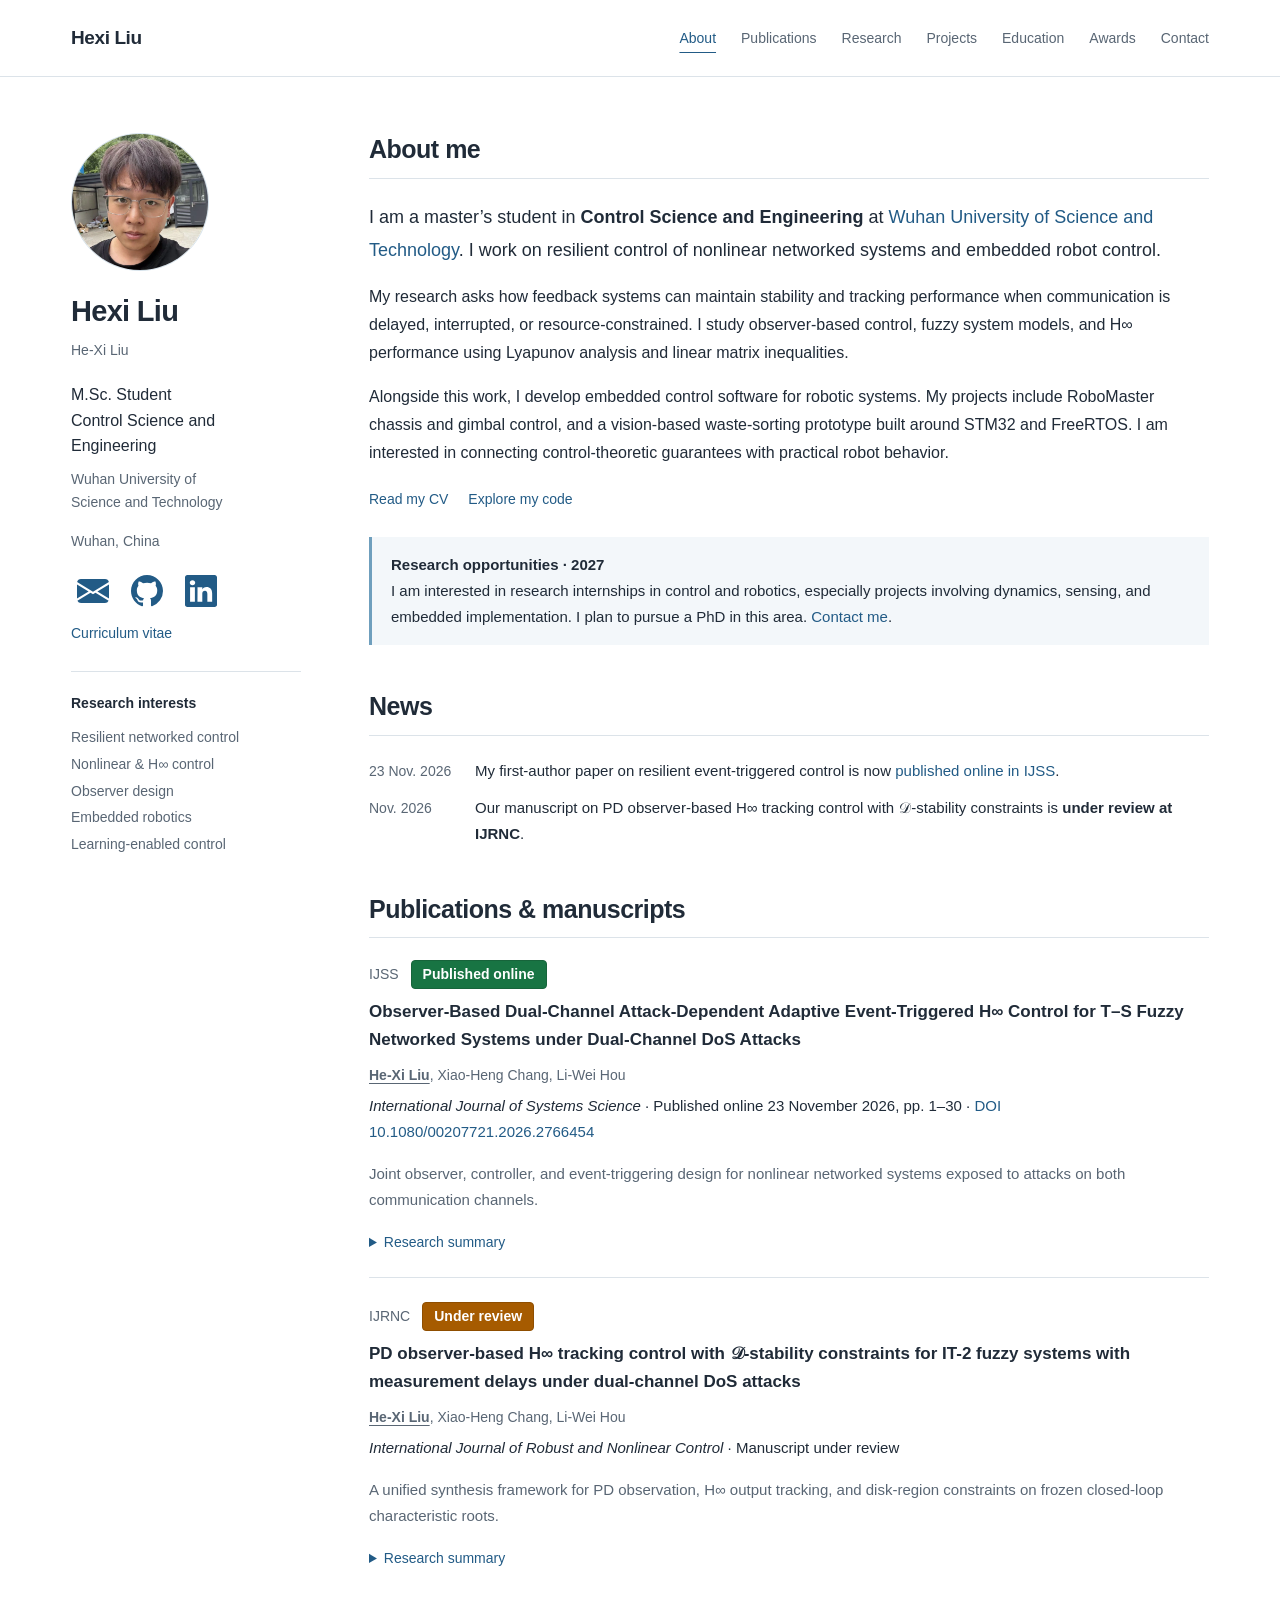
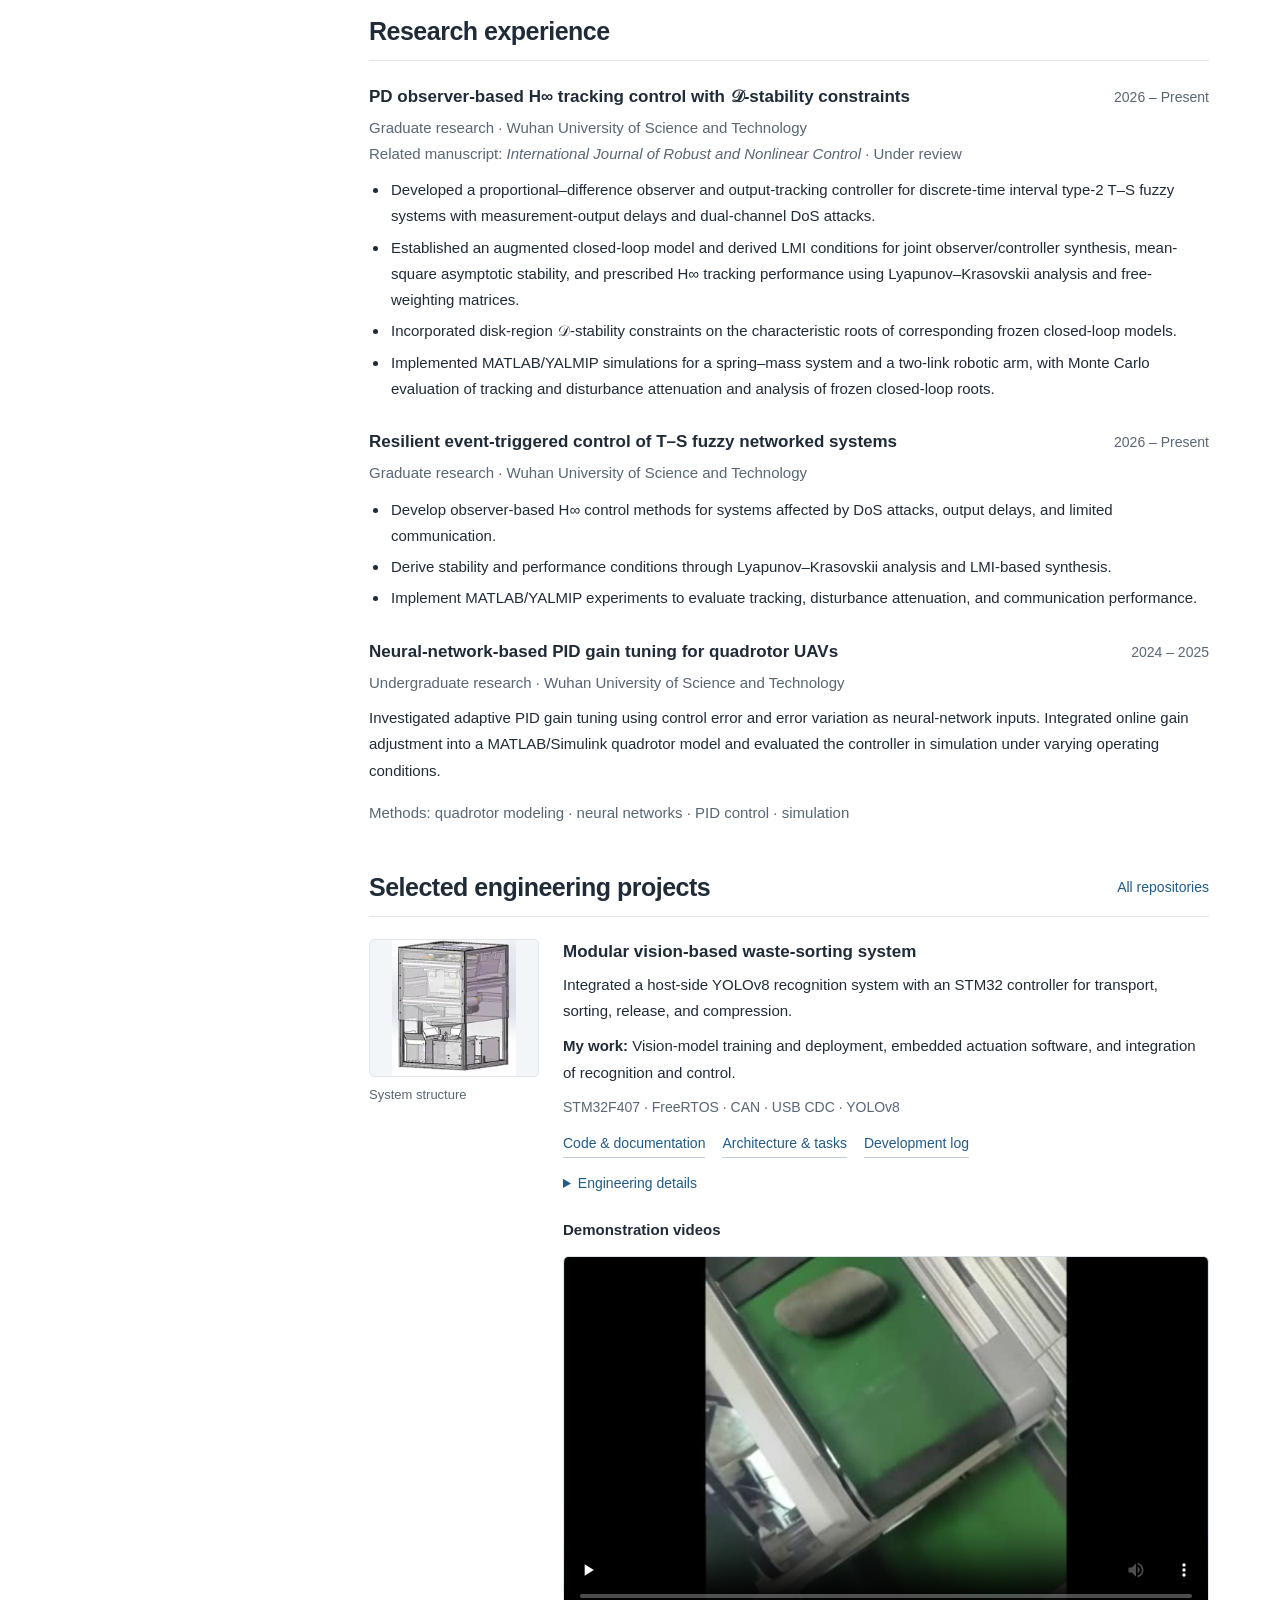
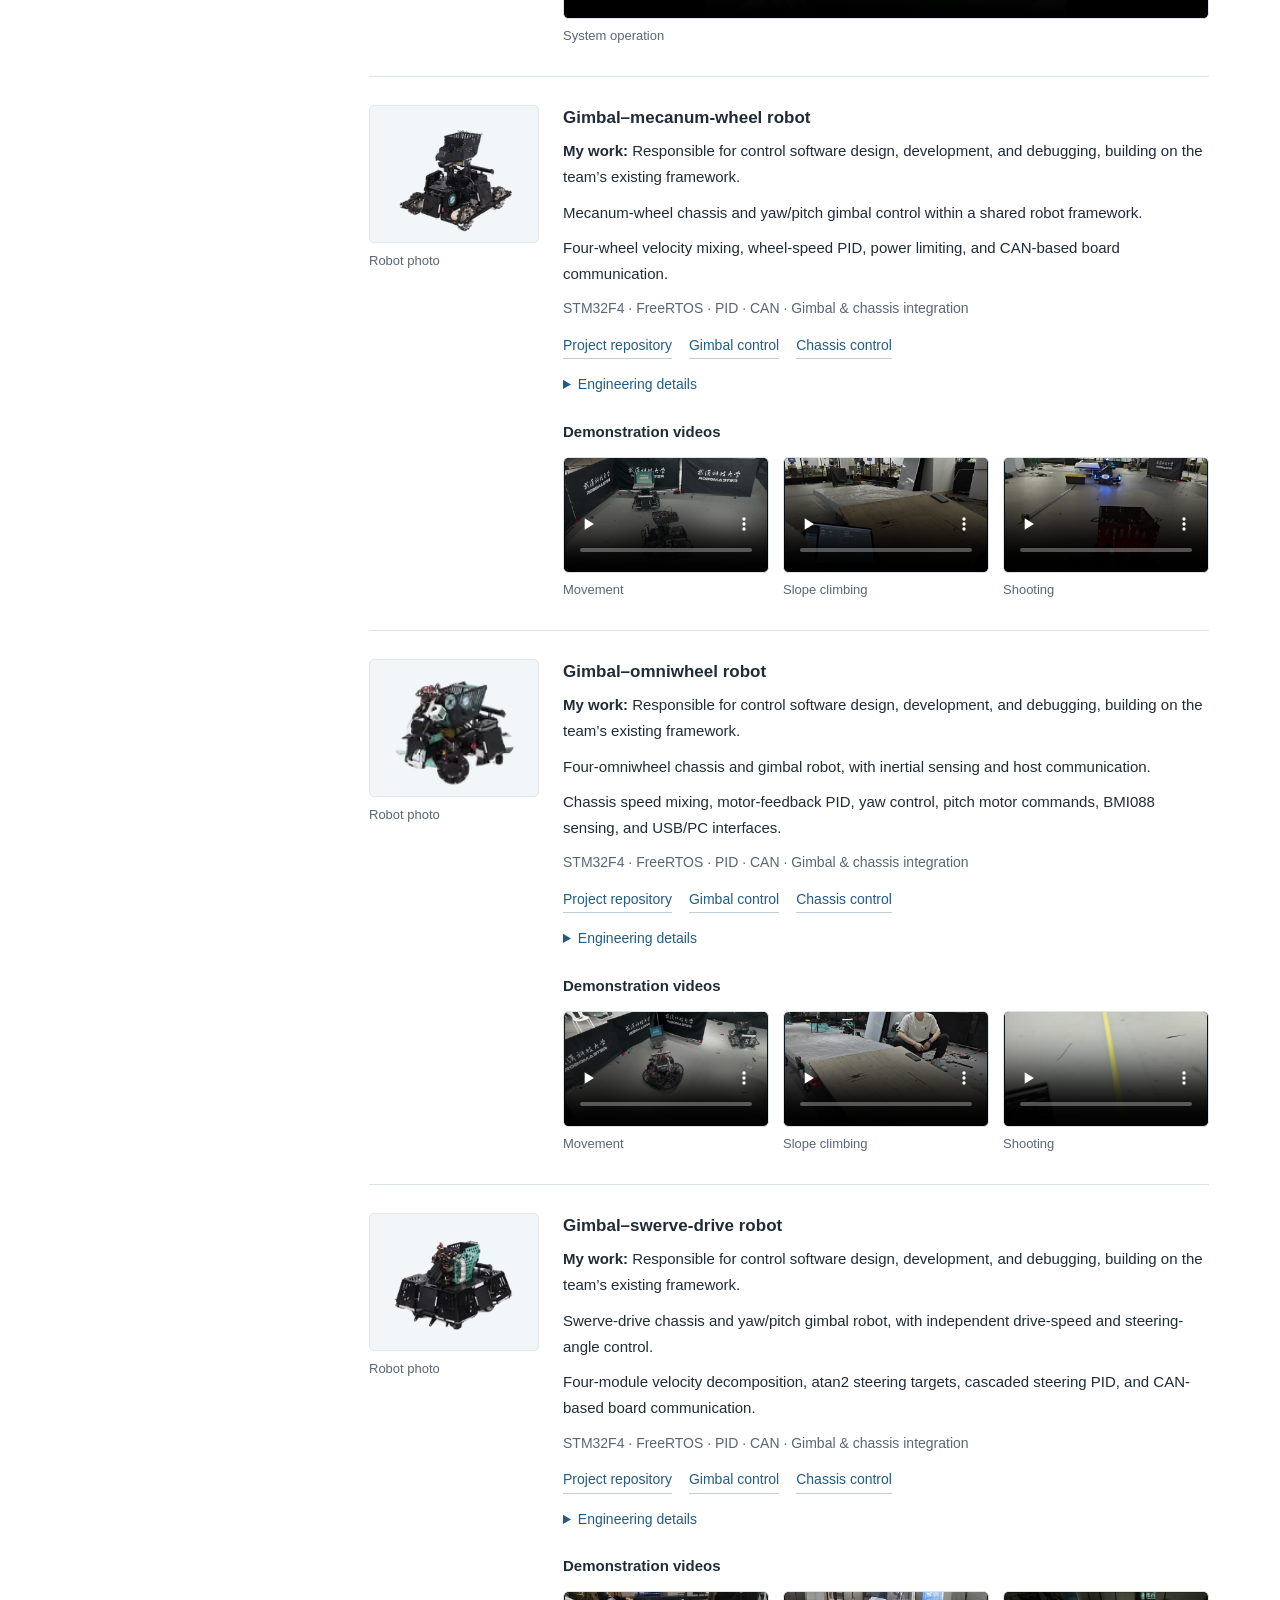
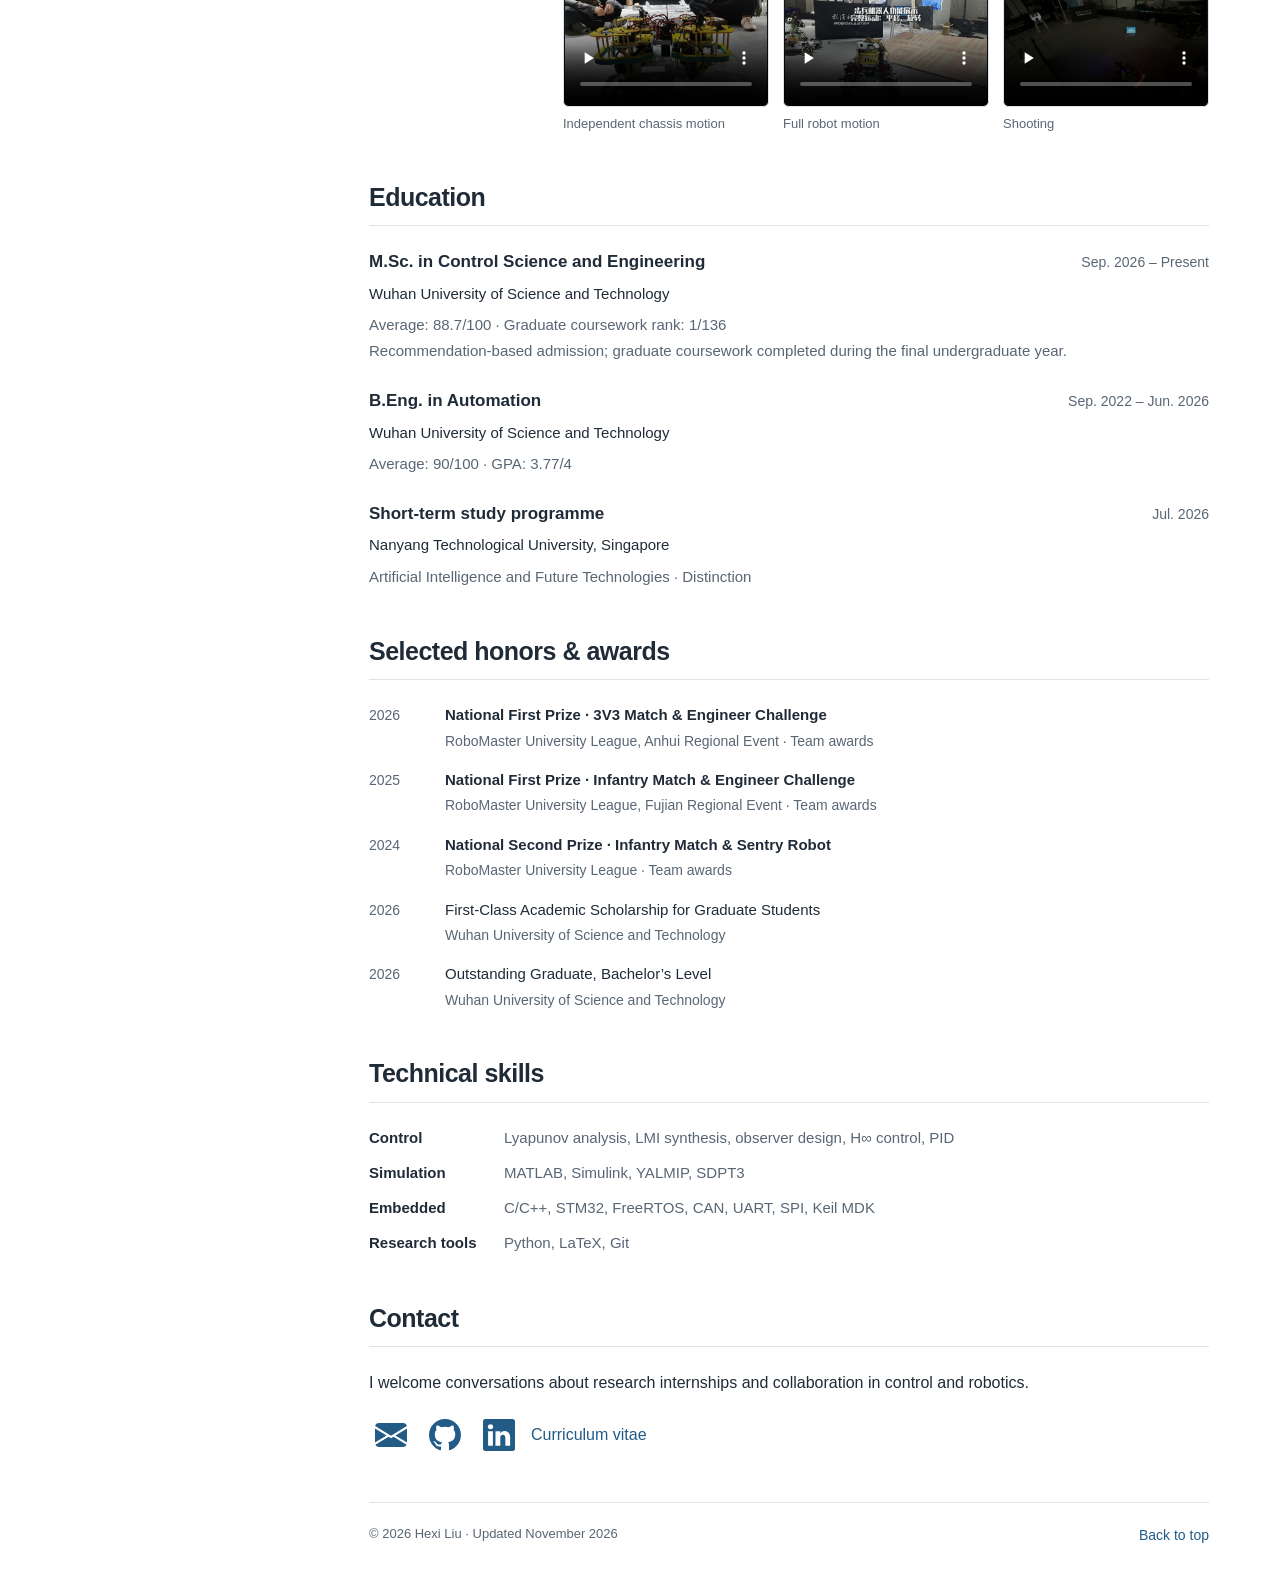
<file: index.html>
<!DOCTYPE html>

<html lang="en">
<head>
<meta charset="utf-8"/><meta content="width=device-width,initial-scale=1" name="viewport"/>
<title>Hexi Liu | Control &amp; Robotics</title>
<meta content="Hexi Liu is a master's student at Wuhan University of Science and Technology, researching resilient nonlinear control and embedded robotics." name="description"/>
<meta content="#ffffff" name="theme-color"/>

<link href="style.css" rel="stylesheet"/><link href="assets/github-avatar.jpg" rel="icon" type="image/jpeg" sizes="64x64"/><script defer="" src="app.js"></script><!-- Bootstrap Icons (https://icons.getbootstrap.com/)
The MIT License (MIT)

Copyright (c) 2019-2024 The Bootstrap Authors

Permission is hereby granted, free of charge, to any person obtaining a copy
of this software and associated documentation files (the "Software"), to deal
in the Software without restriction, including without limitation the rights
to use, copy, modify, merge, publish, distribute, sublicense, and/or sell
copies of the Software, and to permit persons to whom the Software is
furnished to do so, subject to the following conditions:

The above copyright notice and this permission notice shall be included in
all copies or substantial portions of the Software.

THE SOFTWARE IS PROVIDED "AS IS", WITHOUT WARRANTY OF ANY KIND, EXPRESS OR
IMPLIED, INCLUDING BUT NOT LIMITED TO THE WARRANTIES OF MERCHANTABILITY,
FITNESS FOR A PARTICULAR PURPOSE AND NONINFRINGEMENT. IN NO EVENT SHALL THE
AUTHORS OR COPYRIGHT HOLDERS BE LIABLE FOR ANY CLAIM, DAMAGES OR OTHER
LIABILITY, WHETHER IN AN ACTION OF CONTRACT, TORT OR OTHERWISE, ARISING FROM,
OUT OF OR IN CONNECTION WITH THE SOFTWARE OR THE USE OR OTHER DEALINGS IN
THE SOFTWARE.
--></head>
<body>
<a class="skip" href="#main">Skip to content</a>
<header class="topbar"><div class="top-inner"><a class="wordmark" href="#about">Hexi Liu</a><button aria-controls="navigation" aria-expanded="false" class="menu-button">Menu</button><nav aria-label="Main navigation" class="nav" id="navigation"><a href="#about">About</a><a href="#publications">Publications</a><a href="#research">Research</a><a href="#projects">Projects</a><a href="#education">Education</a><a href="#awards">Awards</a><a href="#contact">Contact</a></nav></div></header>
<div class="layout"><aside aria-label="Profile" class="sidebar"><img class="monogram" src="assets/avatar.webp" alt="Portrait of Hexi Liu" width="138" height="138"/><h1>Hexi Liu</h1><p class="name-note">He-Xi Liu</p><p class="role">M.Sc. Student<br/>Control Science and Engineering</p><p class="affiliation">Wuhan University of<br/>Science and Technology</p><p class="location">Wuhan, China</p><div class="profile-links"><a class="social-icon" href="mailto:liuhexi125@gmail.com" aria-label="Email" title="Email"><svg aria-hidden="true" focusable="false" viewBox="0 0 16 16" fill="currentColor">  <path d="M.05 3.555A2 2 0 0 1 2 2h12a2 2 0 0 1 1.95 1.555L8 8.414zM0 4.697v7.104l5.803-3.558zM6.761 8.83l-6.57 4.027A2 2 0 0 0 2 14h12a2 2 0 0 0 1.808-1.144l-6.57-4.027L8 9.586zm3.436-.586L16 11.801V4.697z"/></svg></a><a class="social-icon" href="https://github.com/JiraiyaMr" aria-label="GitHub" title="GitHub"><svg aria-hidden="true" focusable="false" viewBox="0 0 16 16" fill="currentColor">  <path d="M8 0C3.58 0 0 3.58 0 8c0 3.54 2.29 6.53 5.47 7.59.4.07.55-.17.55-.38 0-.19-.01-.82-.01-1.49-2.01.37-2.53-.49-2.69-.94-.09-.23-.48-.94-.82-1.13-.28-.15-.68-.52-.01-.53.63-.01 1.08.58 1.23.82.72 1.21 1.87.87 2.33.66.07-.52.28-.87.51-1.07-1.78-.2-3.64-.89-3.64-3.95 0-.87.31-1.59.82-2.15-.08-.2-.36-1.02.08-2.12 0 0 .67-.21 2.2.82.64-.18 1.32-.27 2-.27s1.36.09 2 .27c1.53-1.04 2.2-.82 2.2-.82.44 1.1.16 1.92.08 2.12.51.56.82 1.27.82 2.15 0 3.07-1.87 3.75-3.65 3.95.29.25.54.73.54 1.48 0 1.07-.01 1.93-.01 2.2 0 .21.15.46.55.38A8.01 8.01 0 0 0 16 8c0-4.42-3.58-8-8-8"/></svg></a><a class="social-icon" href="https://www.linkedin.com/in/hexi-liu-96b351452/" aria-label="LinkedIn" title="LinkedIn"><svg aria-hidden="true" focusable="false" viewBox="0 0 16 16" fill="currentColor">  <path d="M0 1.146C0 .513.526 0 1.175 0h13.65C15.474 0 16 .513 16 1.146v13.708c0 .633-.526 1.146-1.175 1.146H1.175C.526 16 0 15.487 0 14.854zm4.943 12.248V6.169H2.542v7.225zm-1.2-8.212c.837 0 1.358-.554 1.358-1.248-.015-.709-.52-1.248-1.342-1.248S2.4 3.226 2.4 3.934c0 .694.521 1.248 1.327 1.248zm4.908 8.212V9.359c0-.216.016-.432.08-.586.173-.431.568-.878 1.232-.878.869 0 1.216.662 1.216 1.634v3.865h2.401V9.25c0-2.22-1.184-3.252-2.764-3.252-1.274 0-1.845.7-2.165 1.193v.025h-.016l.016-.025V6.169h-2.4c.03.678 0 7.225 0 7.225z"/></svg></a><a class="cv-link" href="cv.html">Curriculum vitae</a></div><hr/><p class="side-title">Research interests</p><ul class="interests"><li>Resilient networked control</li><li>Nonlinear &amp; H∞ control</li><li>Observer design</li><li>Embedded robotics</li><li>Learning-enabled control</li></ul></aside>
<main class="content" id="main">
<section class="section" id="about"><h2>About me</h2><p class="lead">I am a master’s student in <strong>Control Science and Engineering</strong> at <a href="https://www.wust.edu.cn/">Wuhan University of Science and Technology</a>. I work on resilient control of nonlinear networked systems and embedded robot control.</p><p>My research asks how feedback systems can maintain stability and tracking performance when communication is delayed, interrupted, or resource-constrained. I study observer-based control, fuzzy system models, and H∞ performance using Lyapunov analysis and linear matrix inequalities.</p><p>Alongside this work, I develop embedded control software for robotic systems. My projects include RoboMaster chassis and gimbal control, and a vision-based waste-sorting prototype built around STM32 and FreeRTOS. I am interested in connecting control-theoretic guarantees with practical robot behavior.</p><div class="intro-links"><a href="cv.html">Read my CV</a><a href="#projects">Explore my code</a></div><div class="opportunity"><strong>Research opportunities · 2027</strong>I am interested in research internships in control and robotics, especially projects involving dynamics, sensing, and embedded implementation. I plan to pursue a PhD in this area. <a href="mailto:liuhexi125@gmail.com">Contact me</a>.</div></section>
<section class="section" id="news"><h2>News</h2><div class="news-item"><time datetime="2026-11-23">23 Nov. 2026</time><p>My first-author paper on resilient event-triggered control is now <a href="https://doi.org/10.1080/00207721.2026.2766454">published online in IJSS</a>.</p></div><div class="news-item"><time datetime="2026-11">Nov. 2026</time><p>Our manuscript on PD observer-based H∞ tracking control with 𝒟-stability constraints is <strong>under review at IJRNC</strong>.</p></div></section>
<section class="section" id="publications"><h2>Publications &amp; manuscripts</h2><article class="publication"><div class="pub-label">IJSS <span class="status">Published online</span></div><h3>Observer-Based Dual-Channel Attack-Dependent Adaptive Event-Triggered H∞ Control for T–S Fuzzy Networked Systems under Dual-Channel DoS Attacks</h3><p class="authors"><strong>He-Xi Liu</strong>, Xiao-Heng Chang, Li-Wei Hou</p><p class="venue"><em>International Journal of Systems Science</em> · Published online 23 November 2026, pp. 1–30 · <a href="https://doi.org/10.1080/00207721.2026.2766454">DOI 10.1080/00207721.2026.2766454</a></p><p class="pub-description">Joint observer, controller, and event-triggering design for nonlinear networked systems exposed to attacks on both communication channels.</p><details><summary>Research summary</summary><div class="abstract">An attack-dependent adaptive event-triggering mechanism is combined with a non-PDC observer-based controller for T–S fuzzy networked systems. Lyapunov–Krasovskii analysis gives LMI-based sufficient conditions for mean-square asymptotic stability and prescribed H∞ performance under dual-channel denial-of-service attacks. The observer, controller, and triggering parameters are synthesized together.</div></details></article><article class="publication"><div class="pub-label">IJRNC <span class="status review">Under review</span></div><h3>PD observer-based H∞ tracking control with 𝒟-stability constraints for IT-2 fuzzy systems with measurement delays under dual-channel DoS attacks</h3><p class="authors"><strong>He-Xi Liu</strong>, Xiao-Heng Chang, Li-Wei Hou</p><p class="venue"><em>International Journal of Robust and Nonlinear Control</em> · Manuscript under review</p><p class="pub-description">A unified synthesis framework for PD observation, H∞ output tracking, and disk-region constraints on frozen closed-loop characteristic roots.</p><details><summary>Research summary</summary><div class="abstract">This work considers discrete-time interval type-2 T–S fuzzy systems with measurement-output delays and dual-channel DoS attacks. A proportional–difference observer uses delayed measurements received at consecutive sampling instants. LMI conditions jointly synthesize the observer and tracking controller, with mean-square stability and H∞ performance analysis and disk-region constraints for corresponding frozen closed-loop models.</div></details></article></section>
<section class="section" id="research"><h2>Research experience</h2><article class="experience"><div class="entry-head"><h3>PD observer-based H∞ tracking control with 𝒟-stability constraints</h3><time>2026 – Present</time></div><p class="meta">Graduate research · Wuhan University of Science and Technology<br>Related manuscript: <em>International Journal of Robust and Nonlinear Control</em> · Under review</p><ul><li>Developed a proportional–difference observer and output-tracking controller for discrete-time interval type-2 T–S fuzzy systems with measurement-output delays and dual-channel DoS attacks.</li><li>Established an augmented closed-loop model and derived LMI conditions for joint observer/controller synthesis, mean-square asymptotic stability, and prescribed H∞ tracking performance using Lyapunov–Krasovskii analysis and free-weighting matrices.</li><li>Incorporated disk-region 𝒟-stability constraints on the characteristic roots of corresponding frozen closed-loop models.</li><li>Implemented MATLAB/YALMIP simulations for a spring–mass system and a two-link robotic arm, with Monte Carlo evaluation of tracking and disturbance attenuation and analysis of frozen closed-loop roots.</li></ul></article><article class="experience"><div class="entry-head"><h3>Resilient event-triggered control of T–S fuzzy networked systems</h3><time>2026 – Present</time></div><p class="meta">Graduate research · Wuhan University of Science and Technology</p><ul><li>Develop observer-based H∞ control methods for systems affected by DoS attacks, output delays, and limited communication.</li><li>Derive stability and performance conditions through Lyapunov–Krasovskii analysis and LMI-based synthesis.</li><li>Implement MATLAB/YALMIP experiments to evaluate tracking, disturbance attenuation, and communication performance.</li></ul></article><article class="experience"><div class="entry-head"><h3>Neural-network-based PID gain tuning for quadrotor UAVs</h3><time>2024 – 2025</time></div><p class="meta">Undergraduate research · Wuhan University of Science and Technology</p><p>Investigated adaptive PID gain tuning using control error and error variation as neural-network inputs. Integrated online gain adjustment into a MATLAB/Simulink quadrotor model and evaluated the controller in simulation under varying operating conditions.</p><p class="meta">Methods: quadrotor modeling · neural networks · PID control · simulation</p></article></section>
<section class="section" id="projects"><div class="section-heading"><h2>Selected engineering projects</h2><a href="https://github.com/JiraiyaMr">All repositories</a></div><article class="project"><figure class="project-figure"><img alt="Structure of the modular vision-based waste-sorting system" height="138" loading="lazy" src="assets/waste-sorting-structure.webp" width="170"/><figcaption>System structure</figcaption></figure><div><h3>Modular vision-based waste-sorting system</h3><p>Integrated a host-side YOLOv8 recognition system with an STM32 controller for transport, sorting, release, and compression.</p><p><strong>My work:</strong> Vision-model training and deployment, embedded actuation software, and integration of recognition and control.</p><p class="stack">STM32F407 · FreeRTOS · CAN · USB CDC · YOLOv8</p><div class="links"><a href="https://github.com/JiraiyaMr/Modular-Vision-Based-Waste-Sorting-System">Code &amp; documentation</a><a href="https://github.com/JiraiyaMr/Modular-Vision-Based-Waste-Sorting-System/blob/main/docs/hardware_and_tasks.md">Architecture &amp; tasks</a><a href="https://github.com/JiraiyaMr/Modular-Vision-Based-Waste-Sorting-System/blob/main/docs/development_timeline.md">Development log</a></div><details><summary>Engineering details</summary><div class="abstract">The public repository contains the embedded controller. It includes motor-feedback PID for conveyors, cascaded position/speed control for the sorter, category reception, servo sequencing, distance sensing, display updates, and compression integration. The host-side model and training pipeline are separate.</div></details><div class="project-videos" aria-label="Demonstration videos"><h4>Demonstration videos</h4><div class="video-grid"><figure class="demo-video"><video controls playsinline preload="none" poster="assets/videos/waste-sorting/operation.jpg" aria-label="Modular vision-based waste-sorting system: System operation"><source src="assets/videos/waste-sorting/operation.mp4" type="video/mp4"/>Your browser does not support embedded video. <a href="assets/videos/waste-sorting/operation.mp4">Open video</a>.</video><figcaption>System operation</figcaption></figure></div></div></div></article><article class="project"><figure class="project-figure"><img src="assets/infantry-04.webp" alt="RoboMaster infantry robot with a mecanum-wheel chassis" width="170" height="138" loading="lazy"/><figcaption>Robot photo</figcaption></figure><div><h3>Gimbal–mecanum-wheel robot</h3><p><strong>My work:</strong> Responsible for control software design, development, and debugging, building on the team’s existing framework.</p><p>Mecanum-wheel chassis and yaw/pitch gimbal control within a shared robot framework.</p><p>Four-wheel velocity mixing, wheel-speed PID, power limiting, and CAN-based board communication.</p><p class="stack">STM32F4 · FreeRTOS · PID · CAN · Gimbal &amp; chassis integration</p><div class="links"><a href="https://github.com/JiraiyaMr/gimbal-mecanum-robot">Project repository</a><a href="https://github.com/JiraiyaMr/gimbal-mecanum-robot/blob/main/firmware/Application/gimbal.c">Gimbal control</a><a href="https://github.com/JiraiyaMr/gimbal-mecanum-robot/blob/main/firmware/Application/chassis.c">Chassis control</a></div><details><summary>Engineering details</summary><div class="abstract">The chassis combines four-wheel velocity mixing, motor-feedback PID control, and referee-based power limiting. Yaw/pitch gimbal control uses inertial feedback and CAN motor commands, with CAN links carrying board-to-board control data.</div></details><div class="project-videos" aria-label="Demonstration videos"><h4>Demonstration videos</h4><div class="video-grid"><figure class="demo-video"><video controls playsinline preload="none" poster="assets/videos/mecanum/movement.jpg" aria-label="Gimbal–mecanum-wheel robot: Movement"><source src="assets/videos/mecanum/movement.mp4" type="video/mp4"/>Your browser does not support embedded video. <a href="assets/videos/mecanum/movement.mp4">Open video</a>.</video><figcaption>Movement</figcaption></figure><figure class="demo-video"><video controls playsinline preload="none" poster="assets/videos/mecanum/slope-climbing.jpg" aria-label="Gimbal–mecanum-wheel robot: Slope climbing"><source src="assets/videos/mecanum/slope-climbing.mp4" type="video/mp4"/>Your browser does not support embedded video. <a href="assets/videos/mecanum/slope-climbing.mp4">Open video</a>.</video><figcaption>Slope climbing</figcaption></figure><figure class="demo-video"><video controls playsinline preload="none" poster="assets/videos/mecanum/shooting.jpg" aria-label="Gimbal–mecanum-wheel robot: Shooting"><source src="assets/videos/mecanum/shooting.mp4" type="video/mp4"/>Your browser does not support embedded video. <a href="assets/videos/mecanum/shooting.mp4">Open video</a>.</video><figcaption>Shooting</figcaption></figure></div></div></div></article><article class="project"><figure class="project-figure"><img src="assets/infantry-05.webp" alt="RoboMaster infantry robot with an omniwheel chassis" width="170" height="138" loading="lazy"/><figcaption>Robot photo</figcaption></figure><div><h3>Gimbal–omniwheel robot</h3><p><strong>My work:</strong> Responsible for control software design, development, and debugging, building on the team’s existing framework.</p><p>Four-omniwheel chassis and gimbal robot, with inertial sensing and host communication.</p><p>Chassis speed mixing, motor-feedback PID, yaw control, pitch motor commands, BMI088 sensing, and USB/PC interfaces.</p><p class="stack">STM32F4 · FreeRTOS · PID · CAN · Gimbal &amp; chassis integration</p><div class="links"><a href="https://github.com/JiraiyaMr/gimbal-omniwheel-robot">Project repository</a><a href="https://github.com/JiraiyaMr/gimbal-omniwheel-robot/blob/main/firmware/Application/gimbal.c">Gimbal control</a><a href="https://github.com/JiraiyaMr/gimbal-omniwheel-robot/blob/main/firmware/Application/chassis.c">Chassis control</a></div><details><summary>Engineering details</summary><div class="abstract">The control software includes four-wheel velocity mixing, wheel-speed PID, yaw control, pitch motor commands, and BMI088 inertial sensing. USB/PC interfaces support host communication, while CAN carries motor feedback and board-to-board commands.</div></details><div class="project-videos" aria-label="Demonstration videos"><h4>Demonstration videos</h4><div class="video-grid"><figure class="demo-video"><video controls playsinline preload="none" poster="assets/videos/omniwheel/movement.jpg" aria-label="Gimbal–omniwheel robot: Movement"><source src="assets/videos/omniwheel/movement.mp4" type="video/mp4"/>Your browser does not support embedded video. <a href="assets/videos/omniwheel/movement.mp4">Open video</a>.</video><figcaption>Movement</figcaption></figure><figure class="demo-video"><video controls playsinline preload="none" poster="assets/videos/omniwheel/slope-climbing.jpg" aria-label="Gimbal–omniwheel robot: Slope climbing"><source src="assets/videos/omniwheel/slope-climbing.mp4" type="video/mp4"/>Your browser does not support embedded video. <a href="assets/videos/omniwheel/slope-climbing.mp4">Open video</a>.</video><figcaption>Slope climbing</figcaption></figure><figure class="demo-video"><video controls playsinline preload="none" poster="assets/videos/omniwheel/shooting.jpg" aria-label="Gimbal–omniwheel robot: Shooting"><source src="assets/videos/omniwheel/shooting.mp4" type="video/mp4"/>Your browser does not support embedded video. <a href="assets/videos/omniwheel/shooting.mp4">Open video</a>.</video><figcaption>Shooting</figcaption></figure></div></div></div></article><article class="project"><figure class="project-figure"><img src="assets/infantry-03.webp" alt="RoboMaster infantry robot with a swerve-drive chassis" width="170" height="138" loading="lazy"/><figcaption>Robot photo</figcaption></figure><div><h3>Gimbal–swerve-drive robot</h3><p><strong>My work:</strong> Responsible for control software design, development, and debugging, building on the team’s existing framework.</p><p>Swerve-drive chassis and yaw/pitch gimbal robot, with independent drive-speed and steering-angle control.</p><p>Four-module velocity decomposition, atan2 steering targets, cascaded steering PID, and CAN-based board communication.</p><p class="stack">STM32F4 · FreeRTOS · PID · CAN · Gimbal &amp; chassis integration</p><div class="links"><a href="https://github.com/JiraiyaMr/gimbal-swerve-robot">Project repository</a><a href="https://github.com/JiraiyaMr/gimbal-swerve-robot/blob/main/firmware/Applications/gimbal.c">Gimbal control</a><a href="https://github.com/JiraiyaMr/gimbal-swerve-robot/blob/main/firmware/Applications/chassis.c">Chassis control</a></div><details><summary>Engineering details</summary><div class="abstract">The chassis uses four-module drive-speed decomposition, atan2 steering-angle calculation, and cascaded steering control. Gimbal yaw/pitch control and CAN communication integrate motor feedback, motor commands, and board-to-board control data.</div></details><div class="project-videos" aria-label="Demonstration videos"><h4>Demonstration videos</h4><div class="video-grid"><figure class="demo-video"><video controls playsinline preload="none" poster="assets/videos/swerve/chassis-motion.jpg" aria-label="Gimbal–swerve-drive robot: Independent chassis motion"><source src="assets/videos/swerve/chassis-motion.mp4" type="video/mp4"/>Your browser does not support embedded video. <a href="assets/videos/swerve/chassis-motion.mp4">Open video</a>.</video><figcaption>Independent chassis motion</figcaption></figure><figure class="demo-video"><video controls playsinline preload="none" poster="assets/videos/swerve/full-robot-motion.jpg" aria-label="Gimbal–swerve-drive robot: Full robot motion"><source src="assets/videos/swerve/full-robot-motion.mp4" type="video/mp4"/>Your browser does not support embedded video. <a href="assets/videos/swerve/full-robot-motion.mp4">Open video</a>.</video><figcaption>Full robot motion</figcaption></figure><figure class="demo-video"><video controls playsinline preload="none" poster="assets/videos/swerve/shooting.jpg" aria-label="Gimbal–swerve-drive robot: Shooting"><source src="assets/videos/swerve/shooting.mp4" type="video/mp4"/>Your browser does not support embedded video. <a href="assets/videos/swerve/shooting.mp4">Open video</a>.</video><figcaption>Shooting</figcaption></figure></div></div></div></article></section>
<section class="section" id="education"><h2>Education</h2><article class="education"><div class="entry-head"><h3>M.Sc. in Control Science and Engineering</h3><time>Sep. 2026 – Present</time></div><p>Wuhan University of Science and Technology</p><p class="meta">Average: 88.7/100 · Graduate coursework rank: 1/136<br/>Recommendation-based admission; graduate coursework completed during the final undergraduate year.</p></article><article class="education"><div class="entry-head"><h3>B.Eng. in Automation</h3><time>Sep. 2022 – Jun. 2026</time></div><p>Wuhan University of Science and Technology</p><p class="meta">Average: 90/100 · GPA: 3.77/4</p></article><article class="education"><div class="entry-head"><h3>Short-term study programme</h3><time>Jul. 2026</time></div><p>Nanyang Technological University, Singapore</p><p class="meta">Artificial Intelligence and Future Technologies · Distinction</p></article></section>
<section class="section" id="awards"><h2>Selected honors &amp; awards</h2><ul class="award-list"><li><time>2026</time><div><strong>National First Prize · 3V3 Match &amp; Engineer Challenge</strong><small>RoboMaster University League, Anhui Regional Event · Team awards</small></div></li><li><time>2025</time><div><strong>National First Prize · Infantry Match &amp; Engineer Challenge</strong><small>RoboMaster University League, Fujian Regional Event · Team awards</small></div></li><li><time>2024</time><div><strong>National Second Prize · Infantry Match &amp; Sentry Robot</strong><small>RoboMaster University League · Team awards</small></div></li><li><time>2026</time><div>First-Class Academic Scholarship for Graduate Students<small>Wuhan University of Science and Technology</small></div></li><li><time>2026</time><div>Outstanding Graduate, Bachelor’s Level<small>Wuhan University of Science and Technology</small></div></li></ul></section>
<section class="section" id="skills"><h2>Technical skills</h2><dl class="skills"><dt>Control</dt><dd>Lyapunov analysis, LMI synthesis, observer design, H∞ control, PID</dd><dt>Simulation</dt><dd>MATLAB, Simulink, YALMIP, SDPT3</dd><dt>Embedded</dt><dd>C/C++, STM32, FreeRTOS, CAN, UART, SPI, Keil MDK</dd><dt>Research tools</dt><dd>Python, LaTeX, Git</dd></dl></section>
<section class="section" id="contact"><h2>Contact</h2><p>I welcome conversations about research internships and collaboration in control and robotics.</p><div class="contact-links"><a class="social-icon" href="mailto:liuhexi125@gmail.com" aria-label="Email" title="Email"><svg aria-hidden="true" focusable="false" viewBox="0 0 16 16" fill="currentColor">  <path d="M.05 3.555A2 2 0 0 1 2 2h12a2 2 0 0 1 1.95 1.555L8 8.414zM0 4.697v7.104l5.803-3.558zM6.761 8.83l-6.57 4.027A2 2 0 0 0 2 14h12a2 2 0 0 0 1.808-1.144l-6.57-4.027L8 9.586zm3.436-.586L16 11.801V4.697z"/></svg></a><a class="social-icon" href="https://github.com/JiraiyaMr" aria-label="GitHub" title="GitHub"><svg aria-hidden="true" focusable="false" viewBox="0 0 16 16" fill="currentColor">  <path d="M8 0C3.58 0 0 3.58 0 8c0 3.54 2.29 6.53 5.47 7.59.4.07.55-.17.55-.38 0-.19-.01-.82-.01-1.49-2.01.37-2.53-.49-2.69-.94-.09-.23-.48-.94-.82-1.13-.28-.15-.68-.52-.01-.53.63-.01 1.08.58 1.23.82.72 1.21 1.87.87 2.33.66.07-.52.28-.87.51-1.07-1.78-.2-3.64-.89-3.64-3.95 0-.87.31-1.59.82-2.15-.08-.2-.36-1.02.08-2.12 0 0 .67-.21 2.2.82.64-.18 1.32-.27 2-.27s1.36.09 2 .27c1.53-1.04 2.2-.82 2.2-.82.44 1.1.16 1.92.08 2.12.51.56.82 1.27.82 2.15 0 3.07-1.87 3.75-3.65 3.95.29.25.54.73.54 1.48 0 1.07-.01 1.93-.01 2.2 0 .21.15.46.55.38A8.01 8.01 0 0 0 16 8c0-4.42-3.58-8-8-8"/></svg></a><a class="social-icon" href="https://www.linkedin.com/in/hexi-liu-96b351452/" aria-label="LinkedIn" title="LinkedIn"><svg aria-hidden="true" focusable="false" viewBox="0 0 16 16" fill="currentColor">  <path d="M0 1.146C0 .513.526 0 1.175 0h13.65C15.474 0 16 .513 16 1.146v13.708c0 .633-.526 1.146-1.175 1.146H1.175C.526 16 0 15.487 0 14.854zm4.943 12.248V6.169H2.542v7.225zm-1.2-8.212c.837 0 1.358-.554 1.358-1.248-.015-.709-.52-1.248-1.342-1.248S2.4 3.226 2.4 3.934c0 .694.521 1.248 1.327 1.248zm4.908 8.212V9.359c0-.216.016-.432.08-.586.173-.431.568-.878 1.232-.878.869 0 1.216.662 1.216 1.634v3.865h2.401V9.25c0-2.22-1.184-3.252-2.764-3.252-1.274 0-1.845.7-2.165 1.193v.025h-.016l.016-.025V6.169h-2.4c.03.678 0 7.225 0 7.225z"/></svg></a><a href="cv.html">Curriculum vitae</a></div></section>
<footer class="footer"><span>© 2026 Hexi Liu · Updated November 2026</span><button data-top="">Back to top</button></footer>
</main></div>

<!-- Cloudflare Web Analytics --><script type='module' src='https://static.cloudflareinsights.com/beacon.min.js' data-cf-beacon='{"token": "038557e5c6b34982838d796814c258db"}'></script><!-- End Cloudflare Web Analytics -->
</body></html>
</file>
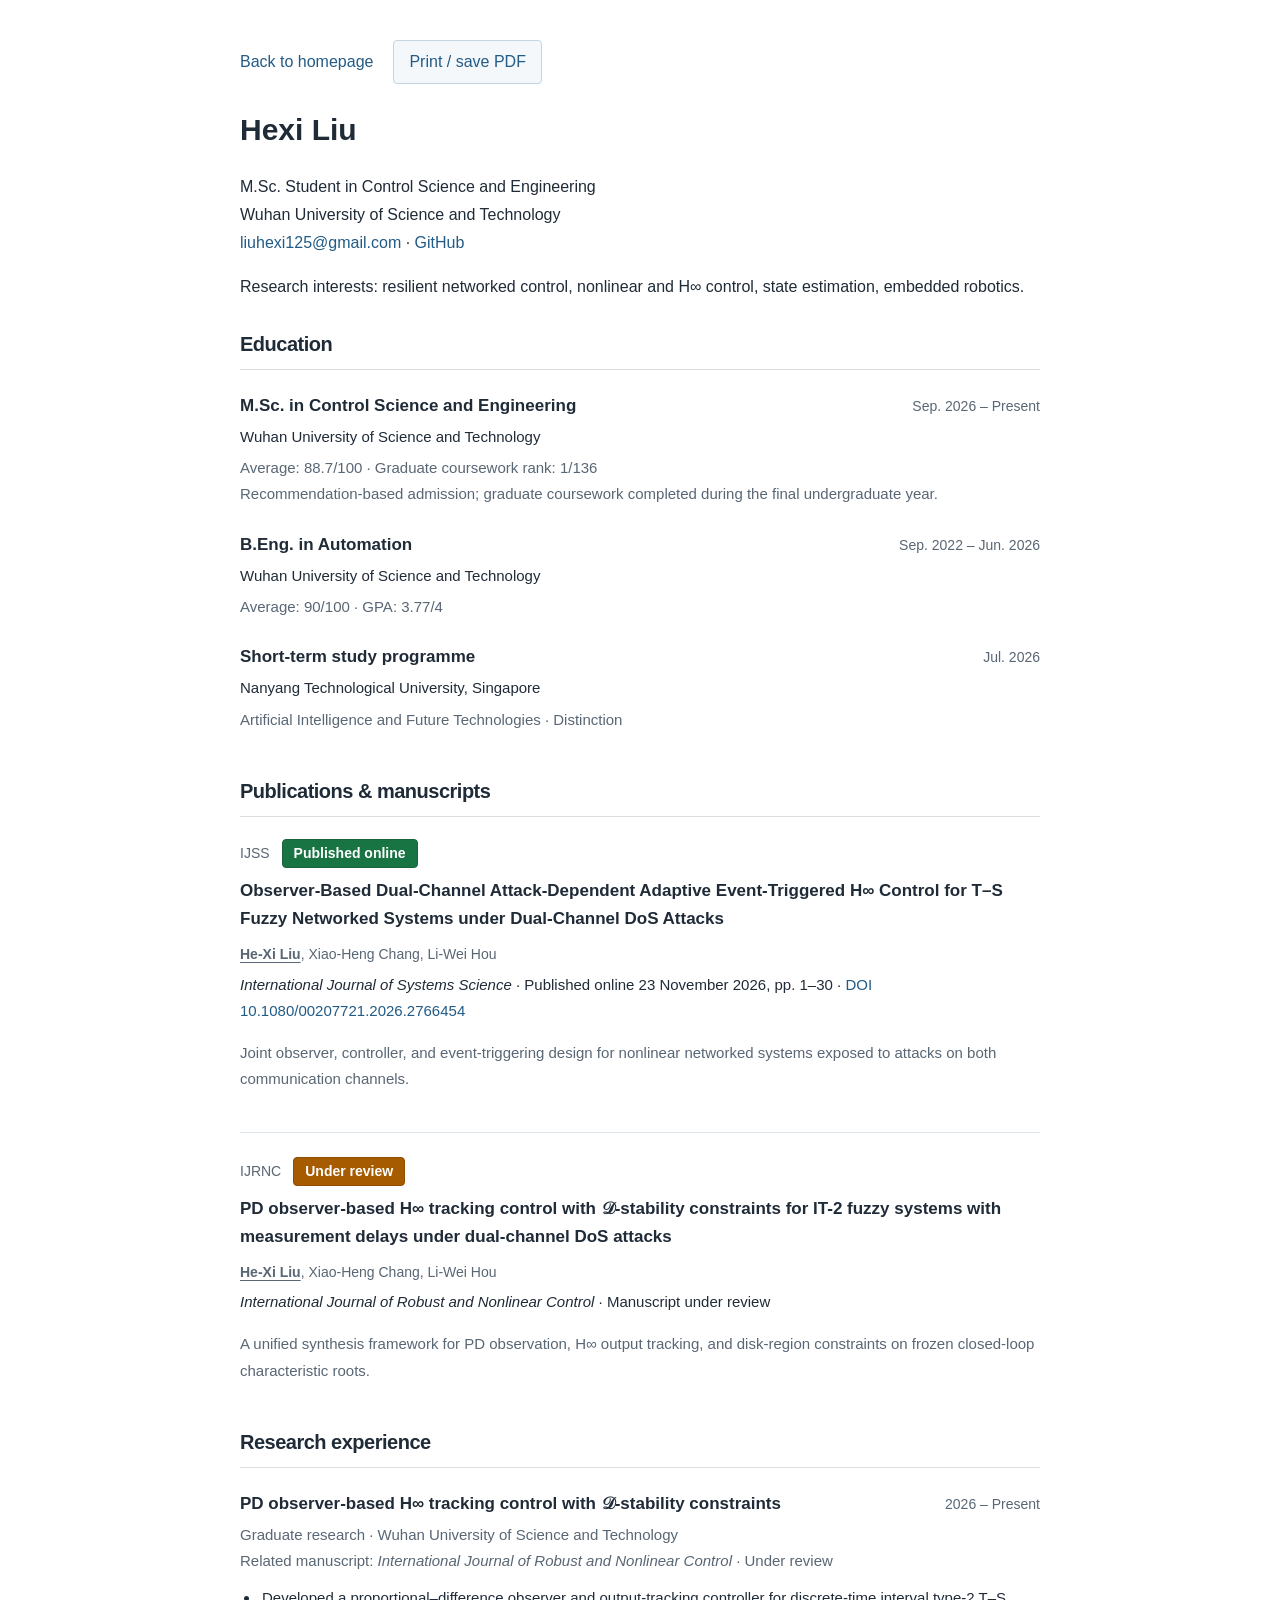
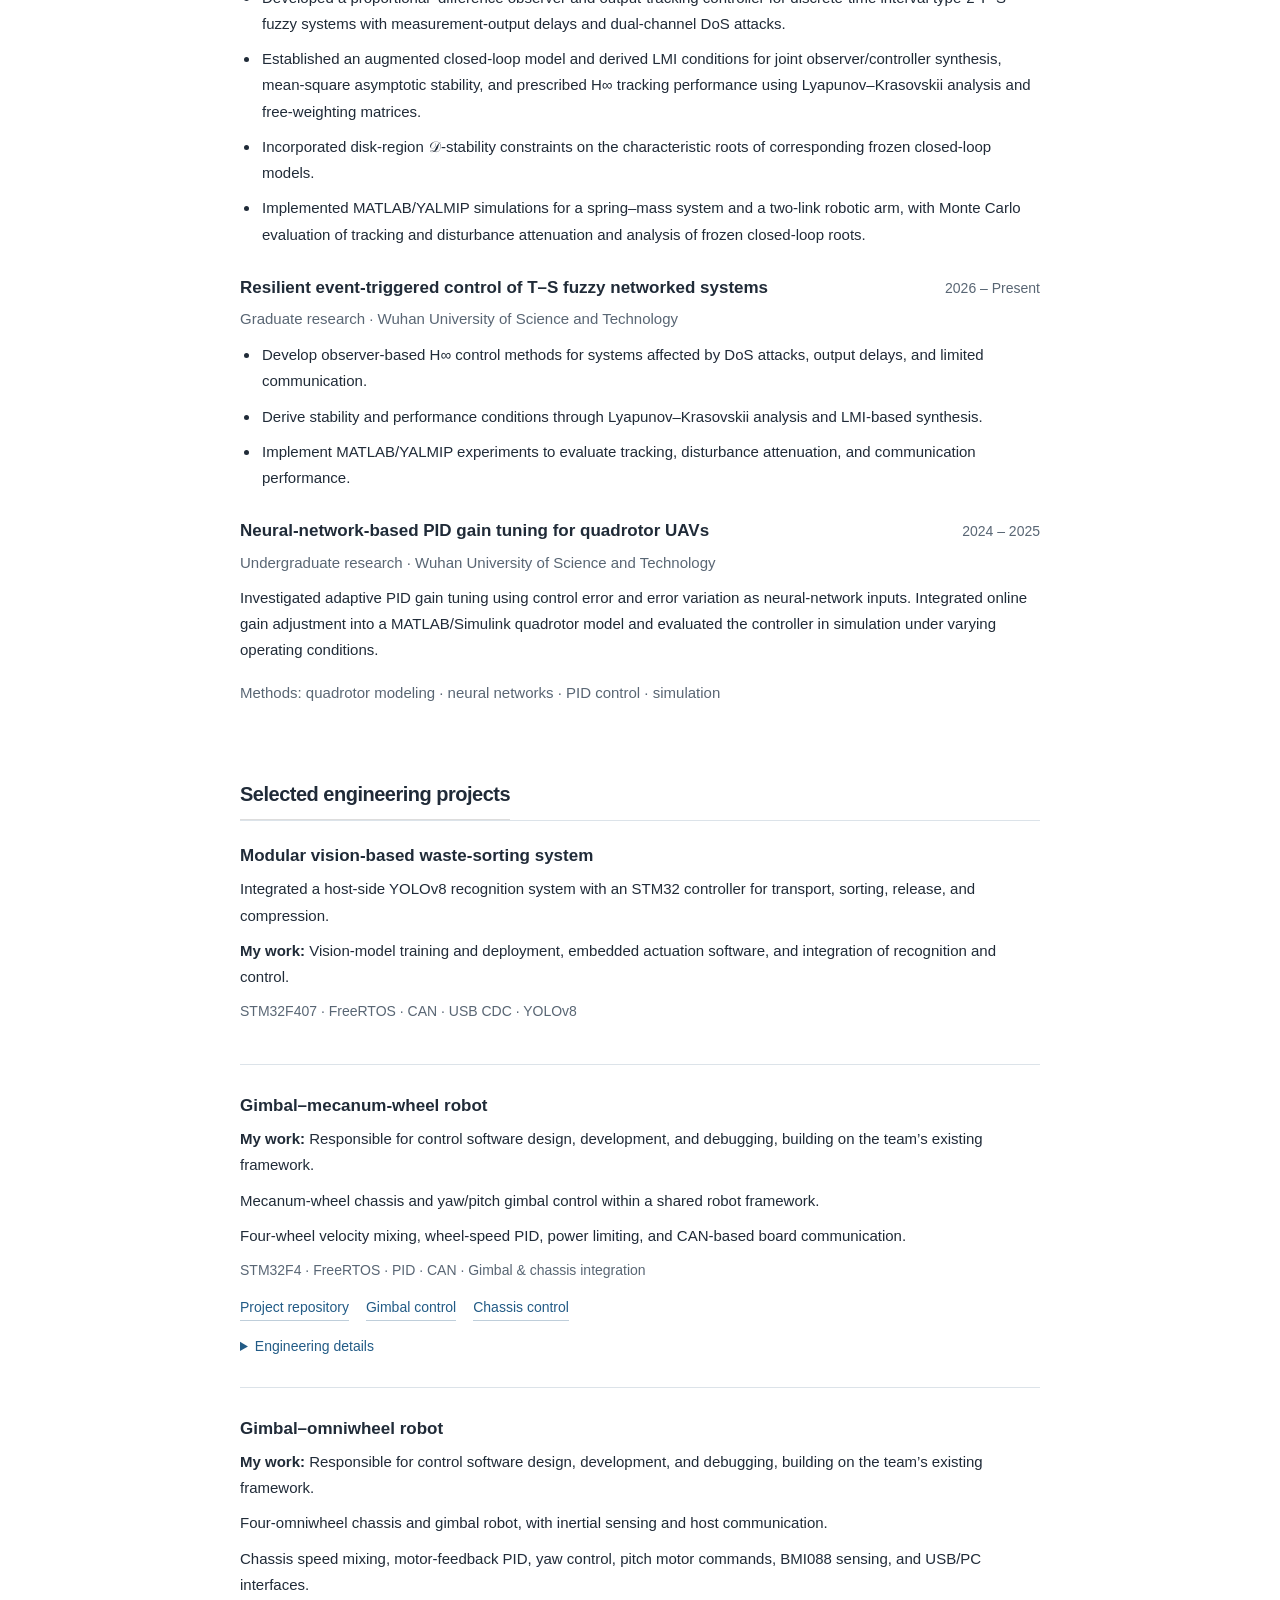
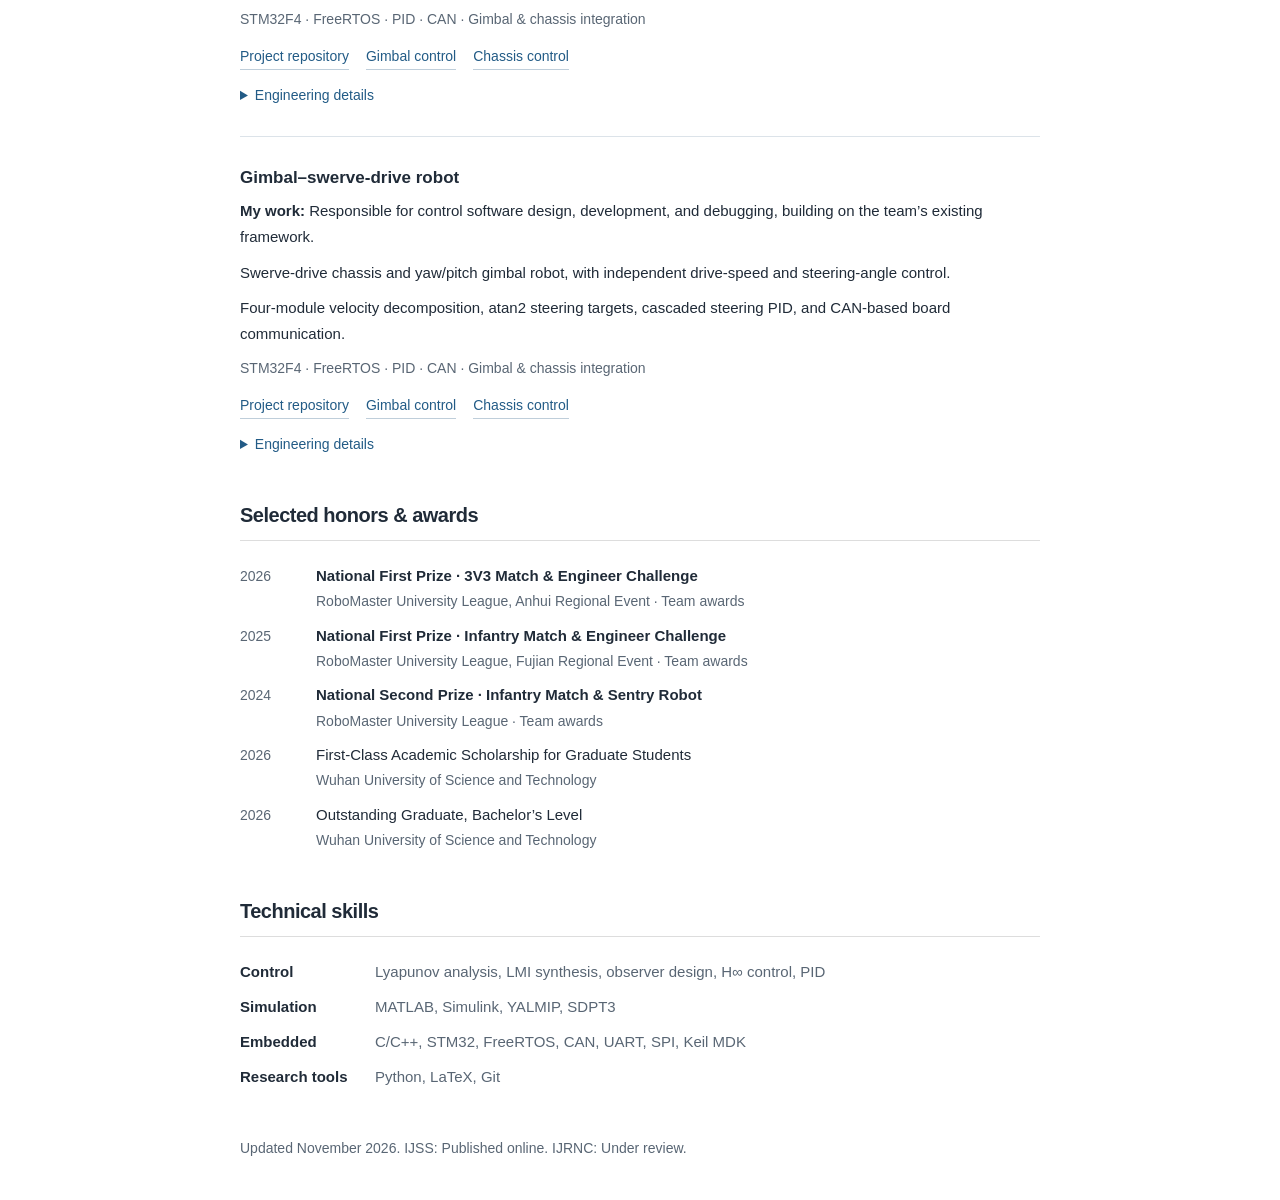
<file: cv.html>
<!DOCTYPE html>
<html lang="en"><head><meta charset="utf-8"/><meta content="width=device-width,initial-scale=1" name="viewport"/><title>Hexi Liu | Curriculum Vitae</title><link href="style.css" rel="stylesheet"/><link href="assets/github-avatar.jpg" rel="icon" type="image/jpeg" sizes="64x64"/></head><body><main class="cv-page"><div class="cv-controls"><a href="index.html">Back to homepage</a><button onclick="window.print()">Print / save PDF</button></div><h1>Hexi Liu</h1><p>M.Sc. Student in Control Science and Engineering<br/>Wuhan University of Science and Technology<br/><a href="mailto:liuhexi125@gmail.com">liuhexi125@gmail.com</a> · <a href="https://github.com/JiraiyaMr">GitHub</a></p><p>Research interests: resilient networked control, nonlinear and H∞ control, state estimation, embedded robotics.</p><section class="section"><h2>Education</h2><article class="education"><div class="entry-head"><h3>M.Sc. in Control Science and Engineering</h3><time>Sep. 2026 – Present</time></div><p>Wuhan University of Science and Technology</p><p class="meta">Average: 88.7/100 · Graduate coursework rank: 1/136<br/>Recommendation-based admission; graduate coursework completed during the final undergraduate year.</p></article><article class="education"><div class="entry-head"><h3>B.Eng. in Automation</h3><time>Sep. 2022 – Jun. 2026</time></div><p>Wuhan University of Science and Technology</p><p class="meta">Average: 90/100 · GPA: 3.77/4</p></article><article class="education"><div class="entry-head"><h3>Short-term study programme</h3><time>Jul. 2026</time></div><p>Nanyang Technological University, Singapore</p><p class="meta">Artificial Intelligence and Future Technologies · Distinction</p></article></section><section class="section"><h2>Publications &amp; manuscripts</h2><article class="publication"><div class="pub-label">IJSS <span class="status">Published online</span></div><h3>Observer-Based Dual-Channel Attack-Dependent Adaptive Event-Triggered H∞ Control for T–S Fuzzy Networked Systems under Dual-Channel DoS Attacks</h3><p class="authors"><strong>He-Xi Liu</strong>, Xiao-Heng Chang, Li-Wei Hou</p><p class="venue"><em>International Journal of Systems Science</em> · Published online 23 November 2026, pp. 1–30 · <a href="https://doi.org/10.1080/00207721.2026.2766454">DOI 10.1080/00207721.2026.2766454</a></p><p class="pub-description">Joint observer, controller, and event-triggering design for nonlinear networked systems exposed to attacks on both communication channels.</p></article><article class="publication"><div class="pub-label">IJRNC <span class="status review">Under review</span></div><h3>PD observer-based H∞ tracking control with 𝒟-stability constraints for IT-2 fuzzy systems with measurement delays under dual-channel DoS attacks</h3><p class="authors"><strong>He-Xi Liu</strong>, Xiao-Heng Chang, Li-Wei Hou</p><p class="venue"><em>International Journal of Robust and Nonlinear Control</em> · Manuscript under review</p><p class="pub-description">A unified synthesis framework for PD observation, H∞ output tracking, and disk-region constraints on frozen closed-loop characteristic roots.</p></article></section><section class="section"><h2>Research experience</h2><article class="experience"><div class="entry-head"><h3>PD observer-based H∞ tracking control with 𝒟-stability constraints</h3><time>2026 – Present</time></div><p class="meta">Graduate research · Wuhan University of Science and Technology<br>Related manuscript: <em>International Journal of Robust and Nonlinear Control</em> · Under review</p><ul><li>Developed a proportional–difference observer and output-tracking controller for discrete-time interval type-2 T–S fuzzy systems with measurement-output delays and dual-channel DoS attacks.</li><li>Established an augmented closed-loop model and derived LMI conditions for joint observer/controller synthesis, mean-square asymptotic stability, and prescribed H∞ tracking performance using Lyapunov–Krasovskii analysis and free-weighting matrices.</li><li>Incorporated disk-region 𝒟-stability constraints on the characteristic roots of corresponding frozen closed-loop models.</li><li>Implemented MATLAB/YALMIP simulations for a spring–mass system and a two-link robotic arm, with Monte Carlo evaluation of tracking and disturbance attenuation and analysis of frozen closed-loop roots.</li></ul></article><article class="experience"><div class="entry-head"><h3>Resilient event-triggered control of T–S fuzzy networked systems</h3><time>2026 – Present</time></div><p class="meta">Graduate research · Wuhan University of Science and Technology</p><ul><li>Develop observer-based H∞ control methods for systems affected by DoS attacks, output delays, and limited communication.</li><li>Derive stability and performance conditions through Lyapunov–Krasovskii analysis and LMI-based synthesis.</li><li>Implement MATLAB/YALMIP experiments to evaluate tracking, disturbance attenuation, and communication performance.</li></ul></article><article class="experience"><div class="entry-head"><h3>Neural-network-based PID gain tuning for quadrotor UAVs</h3><time>2024 – 2025</time></div><p class="meta">Undergraduate research · Wuhan University of Science and Technology</p><p>Investigated adaptive PID gain tuning using control error and error variation as neural-network inputs. Integrated online gain adjustment into a MATLAB/Simulink quadrotor model and evaluated the controller in simulation under varying operating conditions.</p><p class="meta">Methods: quadrotor modeling · neural networks · PID control · simulation</p></article></section><section class="section"><div class="section-heading"><h2>Selected engineering projects</h2></div><article class="project"><div><h3>Modular vision-based waste-sorting system</h3><p>Integrated a host-side YOLOv8 recognition system with an STM32 controller for transport, sorting, release, and compression.</p><p><strong>My work:</strong> Vision-model training and deployment, embedded actuation software, and integration of recognition and control.</p><p class="stack">STM32F407 · FreeRTOS · CAN · USB CDC · YOLOv8</p></div></article><article class="project"><div><h3>Gimbal–mecanum-wheel robot</h3><p><strong>My work:</strong> Responsible for control software design, development, and debugging, building on the team’s existing framework.</p><p>Mecanum-wheel chassis and yaw/pitch gimbal control within a shared robot framework.</p><p>Four-wheel velocity mixing, wheel-speed PID, power limiting, and CAN-based board communication.</p><p class="stack">STM32F4 · FreeRTOS · PID · CAN · Gimbal &amp; chassis integration</p><div class="links"><a href="https://github.com/JiraiyaMr/gimbal-mecanum-robot">Project repository</a><a href="https://github.com/JiraiyaMr/gimbal-mecanum-robot/blob/main/firmware/Application/gimbal.c">Gimbal control</a><a href="https://github.com/JiraiyaMr/gimbal-mecanum-robot/blob/main/firmware/Application/chassis.c">Chassis control</a></div><details><summary>Engineering details</summary><div class="abstract">The chassis combines four-wheel velocity mixing, motor-feedback PID control, and referee-based power limiting. Yaw/pitch gimbal control uses inertial feedback and CAN motor commands, with CAN links carrying board-to-board control data.</div></details></div></article><article class="project"><div><h3>Gimbal–omniwheel robot</h3><p><strong>My work:</strong> Responsible for control software design, development, and debugging, building on the team’s existing framework.</p><p>Four-omniwheel chassis and gimbal robot, with inertial sensing and host communication.</p><p>Chassis speed mixing, motor-feedback PID, yaw control, pitch motor commands, BMI088 sensing, and USB/PC interfaces.</p><p class="stack">STM32F4 · FreeRTOS · PID · CAN · Gimbal &amp; chassis integration</p><div class="links"><a href="https://github.com/JiraiyaMr/gimbal-omniwheel-robot">Project repository</a><a href="https://github.com/JiraiyaMr/gimbal-omniwheel-robot/blob/main/firmware/Application/gimbal.c">Gimbal control</a><a href="https://github.com/JiraiyaMr/gimbal-omniwheel-robot/blob/main/firmware/Application/chassis.c">Chassis control</a></div><details><summary>Engineering details</summary><div class="abstract">The control software includes four-wheel velocity mixing, wheel-speed PID, yaw control, pitch motor commands, and BMI088 inertial sensing. USB/PC interfaces support host communication, while CAN carries motor feedback and board-to-board commands.</div></details></div></article><article class="project"><div><h3>Gimbal–swerve-drive robot</h3><p><strong>My work:</strong> Responsible for control software design, development, and debugging, building on the team’s existing framework.</p><p>Swerve-drive chassis and yaw/pitch gimbal robot, with independent drive-speed and steering-angle control.</p><p>Four-module velocity decomposition, atan2 steering targets, cascaded steering PID, and CAN-based board communication.</p><p class="stack">STM32F4 · FreeRTOS · PID · CAN · Gimbal &amp; chassis integration</p><div class="links"><a href="https://github.com/JiraiyaMr/gimbal-swerve-robot">Project repository</a><a href="https://github.com/JiraiyaMr/gimbal-swerve-robot/blob/main/firmware/Applications/gimbal.c">Gimbal control</a><a href="https://github.com/JiraiyaMr/gimbal-swerve-robot/blob/main/firmware/Applications/chassis.c">Chassis control</a></div><details><summary>Engineering details</summary><div class="abstract">The chassis uses four-module drive-speed decomposition, atan2 steering-angle calculation, and cascaded steering control. Gimbal yaw/pitch control and CAN communication integrate motor feedback, motor commands, and board-to-board control data.</div></details></div></article></section><section class="section"><h2>Selected honors &amp; awards</h2><ul class="award-list"><li><time>2026</time><div><strong>National First Prize · 3V3 Match &amp; Engineer Challenge</strong><small>RoboMaster University League, Anhui Regional Event · Team awards</small></div></li><li><time>2025</time><div><strong>National First Prize · Infantry Match &amp; Engineer Challenge</strong><small>RoboMaster University League, Fujian Regional Event · Team awards</small></div></li><li><time>2024</time><div><strong>National Second Prize · Infantry Match &amp; Sentry Robot</strong><small>RoboMaster University League · Team awards</small></div></li><li><time>2026</time><div>First-Class Academic Scholarship for Graduate Students<small>Wuhan University of Science and Technology</small></div></li><li><time>2026</time><div>Outstanding Graduate, Bachelor’s Level<small>Wuhan University of Science and Technology</small></div></li></ul></section><section class="section"><h2>Technical skills</h2><dl class="skills"><dt>Control</dt><dd>Lyapunov analysis, LMI synthesis, observer design, H∞ control, PID</dd><dt>Simulation</dt><dd>MATLAB, Simulink, YALMIP, SDPT3</dd><dt>Embedded</dt><dd>C/C++, STM32, FreeRTOS, CAN, UART, SPI, Keil MDK</dd><dt>Research tools</dt><dd>Python, LaTeX, Git</dd></dl></section><p class="meta">Updated November 2026. IJSS: Published online. IJRNC: Under review.</p></main><!-- Cloudflare Web Analytics --><script type='module' src='https://static.cloudflareinsights.com/beacon.min.js' data-cf-beacon='{"token": "038557e5c6b34982838d796814c258db"}'></script><!-- End Cloudflare Web Analytics -->
</body></html>
</file>
<file: style.css>
:root{--ink:#202b38;--muted:#596674;--blue:#225b86;--line:#dce3e9;--soft:#f5f8fa;--green:#24664e}*{box-sizing:border-box}html{scroll-behavior:smooth;scroll-padding-top:100px}body{margin:0;background:white;color:var(--ink);font:16px/1.75 -apple-system,BlinkMacSystemFont,"Segoe UI",Arial,sans-serif}a{color:var(--blue);text-decoration:none}a:hover{text-decoration:underline;text-underline-offset:4px}button{font:inherit;cursor:pointer}a:focus-visible,button:focus-visible,summary:focus-visible{outline:3px solid #357eae;outline-offset:5px}.skip{position:absolute;top:-80px;left:20px;background:white;padding:12px;z-index:20}.skip:focus{top:10px}.topbar{position:sticky;top:0;z-index:10;border-bottom:1px solid var(--line);background:rgba(255,255,255,.97)}.top-inner{max-width:1210px;margin:auto;min-height:76px;display:flex;align-items:center;justify-content:space-between;padding:0 36px;gap:28px}.wordmark{color:var(--ink);font-weight:650;font-size:19px;letter-spacing:-.4px}.nav{display:flex;gap:25px;align-items:center}.nav a{font-size:14px;color:var(--muted)}.nav a.active{color:var(--blue);text-decoration:underline;text-underline-offset:9px}.menu-button{display:none;border:1px solid var(--line);background:white;border-radius:5px;padding:5px 10px}.layout{max-width:1210px;margin:0 auto;padding:56px 36px 40px;display:grid;grid-template-columns:230px minmax(0,1fr);gap:68px}.sidebar{position:sticky;top:115px;align-self:start}.monogram{display:block;height:138px;width:138px;object-fit:cover;border-radius:50%;background:#edf3f7;border:1px solid #d5e2eb;margin-bottom:23px}.sidebar h1{font-size:29px;line-height:1.2;letter-spacing:-.7px;margin:0 0 9px}.name-note{font-size:14px;color:var(--muted);margin:0 0 20px}.role{font-size:16px;line-height:1.6;margin:0 0 9px}.affiliation,.location{font-size:14px;line-height:1.65;color:var(--muted);margin:0 0 16px}.profile-links{display:flex;flex-wrap:wrap;gap:8px 16px;font-size:14px}.profile-links .cv-link{flex-basis:100%}.sidebar hr{border:0;border-top:1px solid var(--line);margin:25px 0 19px}.side-title{font-size:14px;font-weight:650;margin:0 0 9px}.interests{list-style:none;padding:0;margin:0;font-size:14px;line-height:1.9;color:var(--muted)}.content{min-width:0}.section{margin-bottom:45px}.section h2{font-size:25px;letter-spacing:-.5px;line-height:1.3;margin:0 0 22px;border-bottom:1px solid var(--line);padding-bottom:12px;font-weight:650}.section p{margin:0 0 16px}.lead{font-size:18px;line-height:1.85}.intro-links{font-size:14px;display:flex;gap:20px;margin:20px 0}.opportunity{padding:15px 19px;border-left:3px solid #6f9fbd;background:#f3f7fa;margin-top:25px;font-size:15px;line-height:1.75}.opportunity strong{display:block;font-weight:600}.news-item{display:grid;grid-template-columns:88px 1fr;gap:18px;margin-bottom:11px;font-size:15px}.news-item time{font-size:14px;color:var(--muted);padding-top:1px}.news-item p{margin:0}.section-heading{display:flex;align-items:center;justify-content:space-between;gap:16px;border-bottom:1px solid var(--line);margin-bottom:22px}.section-heading h2{border:0;margin:0}.section-heading a{font-size:14px;white-space:nowrap;padding-bottom:12px}.publication{padding-bottom:23px;margin-bottom:24px;border-bottom:1px solid var(--line)}.publication:last-child{border:0;padding:0;margin-bottom:0}.pub-label{font-size:14px;color:var(--muted);display:flex;align-items:center;gap:12px;margin-bottom:9px}.status{font-weight:700;display:inline-block;line-height:1.5;padding:3px 11px;border-radius:4px;font-size:14px;border:1px solid #17643b;background:#187443;color:#fff;white-space:nowrap}.status.review{background:#a65b00;border-color:#8f4e00;color:#fff}.publication h3{font-size:17px;line-height:1.65;margin:0 0 9px;font-weight:650}.authors{font-size:14px;color:var(--muted);margin-bottom:5px!important}.authors strong{text-decoration:underline;text-underline-offset:3px;font-weight:600}.venue{font-size:15px}.pub-description{font-size:15px;color:var(--muted)}details{font-size:14px}summary{cursor:pointer;color:var(--blue);width:fit-content}details[open] summary{margin-bottom:12px}.abstract{margin-top:12px;padding:14px 18px;background:var(--soft);color:var(--muted);font-size:14px;line-height:1.8}.experience{margin-bottom:26px}.experience:last-child{margin-bottom:0}.entry-head{display:flex;align-items:baseline;justify-content:space-between;gap:18px}.entry-head h3{font-size:17px;font-weight:650;line-height:1.6;margin:0 0 5px}.entry-head time{font-size:14px;color:var(--muted);white-space:nowrap}.meta{font-size:14px;color:var(--muted);margin-bottom:9px!important}.experience p,.experience li{font-size:15px}.experience ul{padding-left:20px;margin:10px 0}.experience li{padding-left:2px;margin-bottom:5px}.project{display:grid;grid-template-columns:170px 1fr;gap:24px;border-bottom:1px solid var(--line);padding-bottom:28px;margin-bottom:28px}.project:last-child{border:0;padding:0;margin-bottom:0}.project-figure{margin:0}.project-figure img{display:block;width:100%;height:138px;object-fit:contain;background:#f2f6f8;border:1px solid #dfe7ec;border-radius:5px}.project-figure figcaption{font-size:13px;color:var(--muted);margin-top:7px}.project h3{margin:0 0 7px;font-size:17px;line-height:1.55;font-weight:650}.project p{font-size:15px;margin-bottom:9px}.project .stack{font-size:14px;color:var(--muted);margin-bottom:12px}.links{display:flex;flex-wrap:wrap;gap:9px 17px;font-size:14px;margin-top:12px}.links a{border-bottom:1px solid #bfceda;padding-bottom:1px}.project ul{padding-left:18px;color:var(--muted);font-size:14px}.project li{margin-bottom:6px}.project details{margin-top:13px}.education{margin-bottom:23px}.education p{font-size:15px;margin-bottom:5px}.award-list{list-style:none;padding:0;margin:0}.award-list li{display:grid;grid-template-columns:60px 1fr;gap:16px;margin-bottom:14px;font-size:15px}.award-list time{color:var(--muted);font-size:14px;padding-top:1px}.award-list small{display:block;font-size:14px;color:var(--muted)}.skills{display:grid;grid-template-columns:115px 1fr;gap:9px 20px;font-size:15px}.skills dt{font-weight:600}.skills dd{margin:0;color:var(--muted)}.footer{margin-top:38px;border-top:1px solid var(--line);padding-top:20px;display:flex;justify-content:space-between;gap:20px;font-size:13px;color:var(--muted)}.footer button{background:transparent;border:0;color:var(--blue);padding:0;font-size:14px}.contact-links{display:flex;gap:22px;flex-wrap:wrap}.cv-page{max-width:850px;margin:40px auto;padding:0 25px}.cv-page h1{font-size:30px;margin-bottom:0}.cv-page h2{font-size:20px;border-bottom:1px solid #ddd;margin-top:30px}.cv-page li{margin-bottom:9px}.cv-controls{display:flex;gap:20px;align-items:center}.cv-controls button{padding:7px 15px;border:1px solid #c5d5e1;background:#f4f8fb;border-radius:4px;color:var(--blue)}
@media(max-width:1000px){.layout{grid-template-columns:200px 1fr;gap:36px;padding-left:28px;padding-right:28px}.top-inner{padding:0 28px}.nav{gap:16px}.project{grid-template-columns:135px 1fr;gap:20px}.entry-head{display:block}.entry-head time{display:block;margin-bottom:8px}}
@media(max-width:720px){html{scroll-padding-top:92px}.top-inner{min-height:65px;padding:0 20px;position:relative}.menu-button{display:block;font-size:14px}.nav{display:none;position:absolute;top:65px;left:0;right:0;background:white;border-bottom:1px solid var(--line);padding:16px 20px;flex-wrap:wrap;gap:14px 22px}.nav.open{display:flex}.layout{display:block;padding:30px 21px}.sidebar{position:static;display:grid;grid-template-columns:82px 1fr;gap:0 20px;padding-bottom:29px;margin-bottom:30px;border-bottom:1px solid var(--line)}.monogram{height:82px;width:82px;grid-row:1/5;margin:0}.sidebar h1{font-size:28px;grid-column:2}.name-note{grid-column:2;margin-bottom:10px}.role,.affiliation{grid-column:2;font-size:14px;margin-bottom:6px}.location{display:none}.profile-links{grid-column:1/3;margin-top:17px}.profile-links .cv-link{flex-basis:auto}.sidebar hr,.side-title,.interests{display:none}.section{margin-bottom:35px}.section h2{font-size:23px}.lead{font-size:17px}.section p{line-height:1.8}.project{grid-template-columns:1fr;gap:14px}.project-figure{display:flex;align-items:center;gap:14px}.project-figure img{width:112px;height:88px}.project-figure figcaption{font-size:13px;margin:0}.news-item{grid-template-columns:74px 1fr;gap:12px}.project p,.experience p,.experience li,.education p{font-size:15px}.opportunity{padding:13px 15px}.section-heading a{font-size:13px}.skills{grid-template-columns:1fr;gap:3px}.skills dd{margin-bottom:10px}.footer{display:block}.footer button{margin-top:12px}.award-list li{gap:10px}.publication h3{font-size:16px}.cv-page{margin-top:22px}}
@media(prefers-reduced-motion:reduce){html{scroll-behavior:auto}}
@media print{.topbar,.sidebar,.footer,.intro-links,.opportunity,.cv-controls,.project-figure,.links{display:none!important}.layout{display:block;padding:0}.section{break-inside:avoid;margin-bottom:22px}body{font-size:11pt}.section h2{font-size:17pt}.project{display:block}.cv-page{max-width:none;margin:0}.cv-page h2{margin-top:18px}.cv-page li{font-size:10pt}a{color:inherit}}

/* Project demonstration videos */
.project-videos{margin-top:22px}.project-videos h4{font-size:15px;font-weight:650;margin:0 0 12px}.video-grid{display:grid;grid-template-columns:repeat(auto-fit,minmax(190px,1fr));gap:14px}.demo-video{margin:0;min-width:0}.demo-video video{display:block;width:100%;aspect-ratio:16/9;object-fit:contain;background:#101820;border-radius:6px;border:1px solid var(--line)}.demo-video figcaption{font-size:13px;color:var(--muted);margin-top:6px}@media(max-width:720px){.video-grid{grid-template-columns:1fr}}

/* Contact icons */
.profile-links,.contact-links{align-items:center;gap:8px 10px}.social-icon{display:inline-flex;align-items:center;justify-content:center;width:44px;height:44px;flex:0 0 44px;border-radius:6px;color:var(--blue)}.social-icon svg{display:block;width:32px;height:32px}.social-icon:hover{background:var(--soft);text-decoration:none}.social-icon:focus-visible{outline:3px solid #357eae;outline-offset:2px}
.cv-page .project{display:block}
</file>
